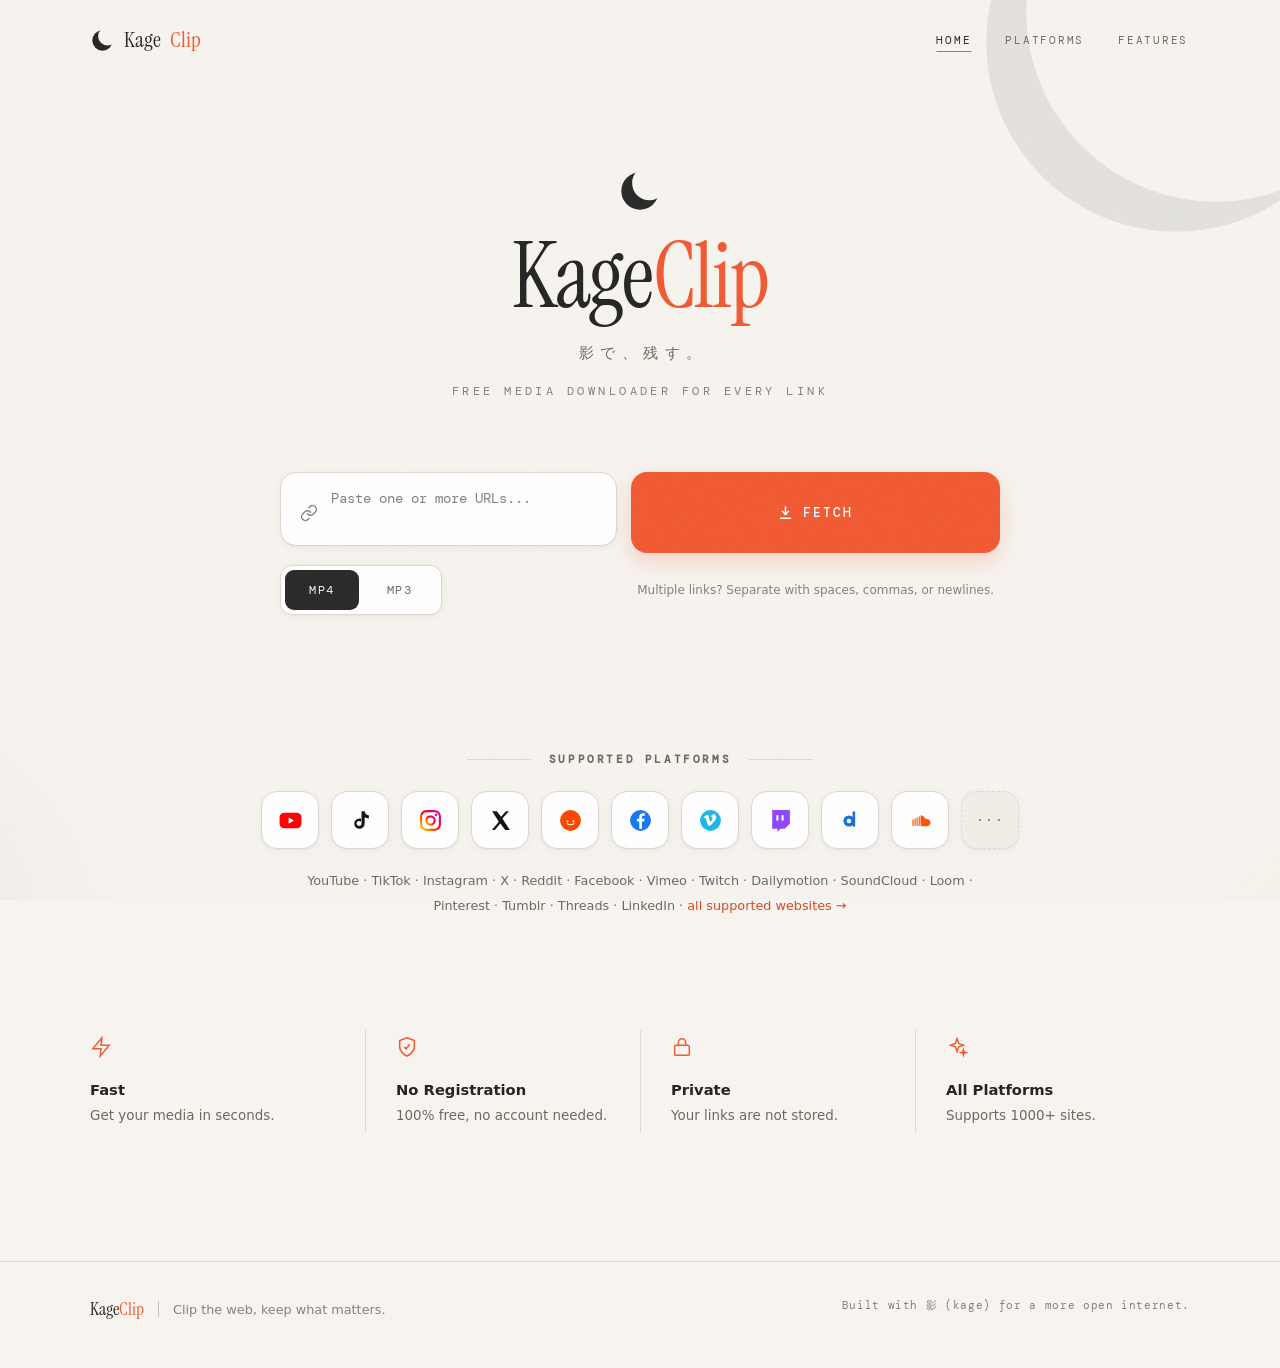
<file: templates/index.html>
<!DOCTYPE html>
<html lang="en">
<head>
  <meta charset="UTF-8">
  <meta name="viewport" content="width=device-width, initial-scale=1.0">
  <title>KageClip — Free Media Downloader</title>
  <meta name="description" content="KageClip — a quiet, self-hosted media downloader. Paste a link, keep what matters.">
  <link rel="icon" href="/static/favicon.svg" type="image/svg+xml">
  <link rel="preconnect" href="https://fonts.googleapis.com">
  <link href="https://fonts.googleapis.com/css2?family=Instrument+Serif:ital@0;1&family=DM+Mono:wght@400;500&display=swap" rel="stylesheet">
  <style>
    :root { --bg:#F7F4EF; --surface:#FFFFFF; --surface-soft:#F1EEE8; --text:#252525; --text-soft:#6E6961; --text-muted:#85817A; --border:#DDD8D0; --border-strong:#C9C3B8; --accent:#F15A32; --accent-dark:#D94825; --accent-soft:rgba(241,90,50,.10); --dark:#292929; --success:#35784A; --error:#C43D3D; --radius-lg:18px; --radius-md:12px; --radius-sm:9px; --shadow-sm:0 1px 2px rgba(37,37,37,.04),0 2px 10px rgba(37,37,37,.04); --shadow-md:0 2px 6px rgba(37,37,37,.05),0 14px 34px rgba(37,37,37,.08); --font-sans:Inter,system-ui,-apple-system,BlinkMacSystemFont,"Segoe UI",sans-serif; --font-serif:'Instrument Serif',Georgia,"Times New Roman",serif; --font-mono:'DM Mono',ui-monospace,"SF Mono",Menlo,Consolas,monospace; --shimmer:linear-gradient(90deg,#EFECE5 25%,#F5F2EC 50%,#EFECE5 75%); --ease:160ms ease; --ivory:#F7F4EF }
    *{margin:0;padding:0;box-sizing:border-box} html{scroll-padding-top:24px} body{font-family:var(--font-sans);background:var(--bg);color:var(--text);min-height:100vh;overflow-x:hidden;-webkit-font-smoothing:antialiased;line-height:1.5} ::selection{background:rgba(241,90,50,.18)} :focus-visible{outline:2px solid var(--accent);outline-offset:2px}
    body::after{content:'';position:fixed;inset:0;opacity:.035;pointer-events:none;background-image:url("data:image/svg+xml,%3Csvg viewBox='0 0 256 256' xmlns='http://www.w3.org/2000/svg'%3E%3Cfilter id='noise'%3E%3CfeTurbulence type='fractalNoise' baseFrequency='.9' numOctaves='4' stitchTiles='stitch'/%3E%3C/filter%3E%3Crect width='100%25' height='100%25' filter='url(%23noise)'/%3E%3C/svg%3E");background-size:128px}
    .bg{position:fixed;inset:0;z-index:-1;pointer-events:none;background:radial-gradient(circle 190px at calc(100% - 64px) 12px,var(--bg) 99.6%,transparent 100%),radial-gradient(circle 190px at calc(100% - 104px) 42px,rgba(41,41,41,.09) 99.6%,transparent 100%),radial-gradient(circle 380px at -130px calc(100% + 40px),rgba(41,41,41,.05) 0%,transparent 68%),radial-gradient(circle 340px at calc(100% + 90px) calc(100% + 110px),rgba(241,90,50,.05) 0%,transparent 66%)}
    .container{width:min(100% - 2rem,1100px);margin-inline:auto}.container-narrow{width:min(100% - 2rem,720px);margin-inline:auto}
    .site-header{padding:22px 0}.header-inner{display:flex;align-items:center;justify-content:space-between;gap:16px}.logo{display:inline-flex;align-items:center;gap:9px;font-family:var(--font-serif);font-size:1.4rem;line-height:1;color:var(--text);text-decoration:none;white-space:nowrap}.logo-mark{width:25px;height:25px}.logo span,.wordmark span,.f-logo span{color:var(--accent)}.site-nav{display:flex;align-items:center;gap:clamp(14px,3vw,30px)}.site-nav a{font-family:var(--font-mono);font-size:.68rem;text-transform:uppercase;letter-spacing:.16em;color:var(--text-soft);text-decoration:none;padding:10px 2px}.site-nav a:hover,.site-nav a.active{color:var(--text);text-decoration:underline;text-decoration-color:var(--accent);text-underline-offset:7px}
    .hero{text-align:center;padding-top:clamp(3rem,8vw,5.5rem)}.hero-mark{display:block;width:46px;height:46px;margin:0 auto 12px;color:var(--dark)}.eyebrow{margin-top:18px;font-family:var(--font-mono);font-size:clamp(.6rem,1.7vw,.72rem);text-transform:uppercase;letter-spacing:.3em;color:var(--text-muted)}.wordmark{margin-top:16px;font-family:var(--font-serif);font-weight:400;font-size:clamp(2.4rem,15vw,4rem);line-height:1.05;letter-spacing:-.02em;color:var(--text)}@media(min-width:1024px){.wordmark{font-size:clamp(3rem,7vw,6rem)}}.jp-sub{margin-top:18px;font-family:var(--font-serif);font-size:.95rem;letter-spacing:.42em;text-indent:.42em;color:var(--text-soft)}
    .downloader{margin-top:clamp(2.75rem,7vw,4.5rem)}.dl-form{display:grid;grid-template-columns:minmax(0,1fr);grid-template-areas:"field" "actions" "pills" "hint";row-gap:12px}.dl-field{grid-area:field;position:relative;min-width:0}.dl-field .field-icon{position:absolute;left:20px;top:50%;transform:translateY(-50%);width:18px;height:18px;color:var(--text-muted);pointer-events:none}.dl-field:focus-within .field-icon{color:var(--accent)}textarea{width:100%;min-height:72px;padding:15px 20px 15px 50px;border:1px solid var(--border);border-radius:16px;background:var(--surface);color:var(--text);font-family:var(--font-mono);font-size:.9rem;line-height:1.45;outline:none;resize:none;box-shadow:var(--shadow-sm);transition:border-color var(--ease),box-shadow var(--ease)}textarea::placeholder{color:var(--text-muted)}textarea:focus{border-color:var(--accent);box-shadow:0 0 0 4px var(--accent-soft),var(--shadow-sm)}.hint{grid-area:hint;font-size:.75rem;color:var(--text-muted);padding-inline:4px}.controls{display:contents}.pill-group{grid-area:pills;display:flex;width:100%;gap:4px;padding:4px;border:1px solid var(--border);border-radius:var(--radius-md);background:var(--surface);box-shadow:var(--shadow-sm)}.pill{flex:1;min-height:44px;padding:0 24px;border:none;border-radius:var(--radius-sm);background:transparent;color:var(--text-soft);font-family:var(--font-mono);font-size:.72rem;letter-spacing:.14em;text-transform:uppercase;cursor:pointer}.pill.active{background:var(--dark);color:var(--ivory)}.pill:not(.active):hover{color:var(--text)}.fetch-btn{grid-area:actions;width:100%;min-height:54px;display:inline-flex;align-items:center;justify-content:center;gap:10px;padding:0 34px;border:none;border-radius:16px;background:var(--accent);color:#fff;font-family:var(--font-mono);font-size:.8rem;font-weight:500;letter-spacing:.16em;text-transform:uppercase;cursor:pointer;box-shadow:0 8px 22px rgba(241,90,50,.22);transition:background-color var(--ease),box-shadow var(--ease),transform var(--ease)}.fetch-btn::before{content:'';width:15px;height:15px;background:currentColor;-webkit-mask:url("data:image/svg+xml,%3Csvg xmlns='http://www.w3.org/2000/svg' viewBox='0 0 24 24' fill='none' stroke='black' stroke-width='2.4' stroke-linecap='round' stroke-linejoin='round'%3E%3Cpath d='M12 3v12'/%3E%3Cpath d='m7 10 5 5 5-5'/%3E%3Cpath d='M4 21h16'/%3E%3C/svg%3E") center/contain no-repeat;mask:url("data:image/svg+xml,%3Csvg xmlns='http://www.w3.org/2000/svg' viewBox='0 0 24 24' fill='none' stroke='black' stroke-width='2.4' stroke-linecap='round' stroke-linejoin='round'%3E%3Cpath d='M12 3v12'/%3E%3Cpath d='m7 10 5 5 5-5'/%3E%3Cpath d='M4 21h16'/%3E%3C/svg%3E") center/contain no-repeat}.fetch-btn:hover{background:var(--accent-dark);box-shadow:0 10px 26px rgba(241,90,50,.28);transform:translateY(-1px)}.fetch-btn:disabled{opacity:.55;cursor:not-allowed;transform:none;box-shadow:none}
    @media(min-width:640px){.dl-form{position:relative;grid-template-columns:minmax(0,1fr) auto;grid-template-areas:"field actions" "pills hint";column-gap:14px}.fetch-btn{width:auto;min-height:72px}.pill-group{width:fit-content;justify-self:start}.pill{flex:none;min-height:40px}.hint{align-self:center;padding-inline:6px}}
    .cards{margin-top:24px;display:grid;gap:12px}.card{display:flex;gap:16px;border:1px solid var(--border);border-radius:var(--radius-lg);background:var(--surface);padding:14px;box-shadow:var(--shadow-sm);animation:slideUp .45s cubic-bezier(.16,1,.3,1)}@keyframes slideUp{from{opacity:0;transform:translateY(12px)}to{opacity:1;transform:none}}.card-thumb{width:132px;height:88px;border-radius:10px;overflow:hidden;background:var(--surface-soft);position:relative;flex-shrink:0}.card-thumb img{width:100%;height:100%;object-fit:cover}.card-thumb .no-thumb{width:100%;height:100%;display:flex;align-items:center;justify-content:center;color:var(--text-muted)}.card-thumb.loading{background:var(--shimmer);background-size:200% 100%;animation:shimmer 1.5s infinite}.skeleton-line{height:12px;border-radius:4px;background:var(--shimmer);background-size:200% 100%;animation:shimmer 1.5s infinite;margin-bottom:6px}.skeleton-line.short{width:40%;height:10px}.skeleton-line.medium{width:75%}@keyframes shimmer{0%{background-position:200% 0}100%{background-position:-200% 0}}.card-body{flex:1;min-width:0;display:flex;flex-direction:column;justify-content:center}.card-title{font-family:var(--font-serif);font-size:1.12rem;line-height:1.35;color:var(--text);overflow:hidden;text-overflow:ellipsis}.card-meta{font-family:var(--font-mono);font-size:.64rem;color:var(--text-muted);letter-spacing:.12em;text-transform:uppercase;margin-bottom:10px}.card-actions{display:flex;gap:8px;align-items:center;flex-wrap:wrap}.card-dl-btn{min-height:40px;padding:0 18px;border:none;border-radius:10px;background:var(--dark);color:var(--ivory);font-family:var(--font-mono);font-size:.68rem;font-weight:500;cursor:pointer;letter-spacing:.12em;text-transform:uppercase}.card-dl-btn.done{background:var(--success);color:#fff}.card-status{font-family:var(--font-mono);font-size:.66rem;color:var(--text-muted);word-break:break-word}.card-status.downloading{color:var(--accent-dark)}.card-status.done{color:var(--success)}.card-status.error{color:var(--error)}.q-chip{min-height:34px;padding:0 12px;border:1px solid var(--border);border-radius:8px;background:var(--surface);color:var(--text-soft);font-family:var(--font-mono);font-size:.64rem;cursor:pointer}.q-chip.active{border-color:var(--accent);color:var(--accent-dark);background:var(--accent-soft)}.card.card-error{border-color:rgba(196,61,61,.25);background:rgba(196,61,61,.03)}.card-error-icon{width:100%;height:100%;display:flex;align-items:center;justify-content:center;color:var(--error)}.card-error-msg{font-size:.76rem;color:var(--error);margin-top:2px}.card-error-url{font-family:var(--font-mono);font-size:.64rem;color:var(--text-muted);word-break:break-all;margin-top:4px}.dl-all-bar{margin-top:4px}.dl-all-btn{width:100%;min-height:52px;border:none;border-radius:14px;background:var(--dark);color:var(--ivory);font-family:var(--font-mono);font-size:.78rem;font-weight:500;cursor:pointer;letter-spacing:.14em;text-transform:uppercase}.dl-all-btn:disabled{opacity:.45}.spin{display:inline-block;width:10px;height:10px;border:2px solid currentColor;border-right-color:transparent;border-radius:50%;animation:spin .6s linear infinite}@keyframes spin{to{transform:rotate(360deg)}}
    .platforms{margin-top:clamp(4.5rem,11vw,7rem);scroll-margin-top:24px}.section-label{display:flex;align-items:center;justify-content:center;gap:18px}.section-label::before,.section-label::after{content:'';width:clamp(28px,6vw,64px);height:1px;background:var(--border)}.section-label .en{font-family:var(--font-mono);font-size:.68rem;text-transform:uppercase;letter-spacing:.24em;color:var(--text-soft);white-space:nowrap}.platform-badges{margin-top:24px;list-style:none;display:flex;flex-wrap:wrap;justify-content:center;gap:12px}.platform-badges li{width:58px;height:58px;display:flex;align-items:center;justify-content:center;background:var(--surface);border:1px solid var(--border);border-radius:16px;box-shadow:var(--shadow-sm);transition:transform var(--ease),border-color var(--ease),box-shadow var(--ease)}.platform-badges li:hover{transform:translateY(-3px);border-color:var(--border-strong);box-shadow:var(--shadow-md)}.platform-badges svg{width:25px;height:25px;display:block}.platform-badges .badge-more{font-family:var(--font-mono);font-size:.8rem;color:var(--text-soft);letter-spacing:.12em;background:var(--surface-soft);border-style:dashed;text-decoration:none}.platform-badges .badge-more a{display:flex;width:100%;height:100%;align-items:center;justify-content:center;color:inherit;text-decoration:none}.platform-names{margin-top:20px;text-align:center;font-size:.8rem;line-height:1.9;color:var(--text-soft);max-width:720px;margin-inline:auto}.platform-names .names-more{color:var(--accent-dark);text-decoration:none}.platform-names .names-more:hover{text-decoration:underline}
    .features{margin-top:clamp(4.5rem,11vw,7rem);scroll-margin-top:24px}.feature-grid{display:grid;grid-template-columns:1fr;gap:28px}@media(min-width:900px){.feature-grid{grid-template-columns:repeat(4,1fr);gap:0}.feature{padding:6px 30px}.feature:first-child{padding-left:0}.feature:last-child{padding-right:0}.feature+.feature{border-left:1px solid var(--border)}}.feature .f-icon{width:22px;height:22px;color:var(--accent)}.feature h3{margin-top:14px;font-size:.92rem;font-weight:600}.feature p{margin-top:5px;font-size:.84rem;line-height:1.55;color:var(--text-soft)}
    .site-footer{margin-top:clamp(5rem,12vw,8rem);border-top:1px solid var(--border);padding:34px 0 46px}.footer-inner{display:flex;flex-direction:column;gap:16px}@media(min-width:640px){.footer-inner{flex-direction:row;align-items:flex-start;justify-content:space-between}}.footer-brand{display:flex;align-items:center;flex-wrap:wrap;gap:14px}.f-logo{font-family:var(--font-serif);font-size:1.1rem;color:var(--text)}.f-divider{width:1px;height:16px;background:var(--border-strong)}.footer-brand p{font-size:.8rem;color:var(--text-muted)}.footer-note{font-family:var(--font-mono);font-size:.68rem;letter-spacing:.06em;color:var(--text-muted);line-height:1.8}@media(max-width:400px){.site-nav a{letter-spacing:.1em}.fetch-btn{padding:0 20px}}@media(max-width:639px){.card{flex-direction:column}.card-thumb{width:100%;height:auto;aspect-ratio:16/9}.site-nav{gap:14px}.site-nav a:nth-child(3){display:none}}@media(prefers-reduced-motion:reduce){.card,.card-thumb.loading,.skeleton-line{animation:none}.card-thumb.loading,.skeleton-line{background:var(--surface-soft)}html{scroll-behavior:auto}}
  </style>
</head>
<body id="top">
<div class="bg" aria-hidden="true"></div>
<header class="site-header"><div class="container header-inner"><a class="logo" href="#top"><svg class="logo-mark" viewBox="0 0 64 64" aria-hidden="true"><circle cx="32" cy="32" r="26" fill="currentColor"/><circle cx="45" cy="21" r="24" fill="var(--bg)"/></svg>Kage<span>Clip</span></a><nav class="site-nav" aria-label="Primary"><a class="active" href="#top">Home</a><a href="#platforms">Platforms</a><a href="#features">Features</a></nav></div></header>
<main>
<section class="hero container"><svg class="hero-mark" viewBox="0 0 64 64" aria-hidden="true"><circle cx="32" cy="32" r="26" fill="currentColor"/><circle cx="45" cy="21" r="24" fill="var(--bg)"/></svg><h1 class="wordmark">Kage<span>Clip</span></h1><p class="jp-sub" lang="ja">影で、残す。</p><p class="eyebrow">Free media downloader for every link</p></section>
<section class="downloader container-narrow" id="downloader" aria-label="Media downloader"><div class="dl-form"><div class="dl-field"><svg class="field-icon" viewBox="0 0 24 24" fill="none" stroke="currentColor" stroke-width="1.8" stroke-linecap="round" stroke-linejoin="round" aria-hidden="true"><path d="M10 13a5 5 0 0 0 7.54.54l3-3a5 5 0 0 0-7.07-7.07l-1.72 1.71"/><path d="M14 11a5 5 0 0 0-7.54-.54l-3 3a5 5 0 0 0 7.07 7.07l1.71-1.71"/></svg><textarea id="urls" placeholder="Paste one or more URLs..." rows="2" aria-label="Video URLs"></textarea></div><p class="hint">Multiple links? Separate with spaces, commas, or newlines.</p><div class="controls"><div class="pill-group" role="group" aria-label="Output format"><button type="button" class="pill active" data-format="video" onclick="setFormat(this)">MP4</button><button type="button" class="pill" data-format="audio" onclick="setFormat(this)">MP3</button></div><button type="button" class="fetch-btn" id="goBtn" onclick="go()">Fetch</button></div></div><div id="cards" class="cards"></div></section>
<section class="platforms container" id="platforms"><h2 class="section-label"><span class="en">Supported Platforms</span></h2><ul class="platform-badges"><li title="YouTube"><svg viewBox="0 0 24 24"><rect x="1.5" y="4.5" width="21" height="15" rx="4.5" fill="#FF0000"/><path d="M10.2 9v6l5.2-3z" fill="#fff"/></svg></li><li title="TikTok"><svg viewBox="0 0 24 24"><path fill="#111" d="M13 3h3c.2 2.1 1.7 3.7 4 4v3c-1.5 0-2.8-.4-4-1.1V15a5 5 0 1 1-5-5c.5 0 1 .1 1.5.2v3.1a2.4 2.4 0 1 0 .5 1.5V3z"/></svg></li><li title="Instagram"><svg viewBox="0 0 24 24"><defs><linearGradient id="ig" x1="0" y1="1" x2="1" y2="0"><stop stop-color="#ffd600"/><stop offset=".5" stop-color="#ff0100"/><stop offset="1" stop-color="#d800b9"/></linearGradient></defs><rect x="3" y="3" width="18" height="18" rx="5" fill="none" stroke="url(#ig)" stroke-width="2"/><circle cx="12" cy="12" r="4" fill="none" stroke="url(#ig)" stroke-width="2"/><circle cx="17.3" cy="6.7" r="1.2" fill="url(#ig)"/></svg></li><li title="X"><svg viewBox="0 0 24 24"><path fill="#111" d="M4 3h4.5l4 5.3L17.2 3H20l-6.2 7.1L21 21h-4.5l-4.6-6.1L6.5 21H3.7l6.7-7.8z"/></svg></li><li title="Reddit"><svg viewBox="0 0 24 24"><circle cx="12" cy="12" r="10" fill="#ff4500"/><circle cx="9.2" cy="12.8" r="1" fill="#fff"/><circle cx="14.8" cy="12.8" r="1" fill="#fff"/><path d="M8.7 15c.9.8 1.9 1.1 3.3 1.1s2.4-.3 3.3-1.1" fill="none" stroke="#fff" stroke-width="1.1" stroke-linecap="round"/></svg></li><li title="Facebook"><svg viewBox="0 0 24 24"><circle cx="12" cy="12" r="10" fill="#1877f2"/><path fill="#fff" d="M13.4 20v-7h2.2l.4-2.7h-2.6V8.8c0-.8.3-1.3 1.4-1.3h1.4V5.2c-.3 0-1-.1-2-.1-2.1 0-3.4 1.3-3.4 3.5v1.7H8.6V13h2.2v7z"/></svg></li><li title="Vimeo"><svg viewBox="0 0 24 24"><circle cx="12" cy="12" r="10" fill="#1ab7ea"/><path fill="#fff" d="M17.8 8.2c-.1 1.4-1 3.1-2.7 5.3-1.7 2.3-3.1 3.5-4.3 3.5-.8 0-1.4-.7-1.8-2.1L8 11.5c-.4-1.5-.8-2.2-1.2-2.2-.2 0-.5.2-1 .6l-.6-.8 1.8-1.6c.8-.7 1.4-1 1.8-1 .9-.1 1.5.6 1.7 1.9.2 1.5.4 2.4.5 2.8.3 1.2.6 1.9.9 1.9.3 0 .7-.5 1.2-1.4.5-1 .8-1.7.8-2.2.1-.8-.2-1.1-.8-1.1-.3 0-.5.1-.9.2.5-1.8 1.6-2.7 3.2-2.6 1.2 0 1.8.8 1.4 2.2z"/></svg></li><li title="Twitch"><svg viewBox="0 0 24 24"><path fill="#9146ff" d="M4 2h17v13l-5 5h-4l-3 3v-3H4z"/><path fill="#fff" d="M8 7h2v5H8zm5 0h2v5h-2z"/></svg></li><li title="Dailymotion"><svg viewBox="0 0 24 24"><circle cx="10.5" cy="12.5" r="5.3" fill="#1671db"/><circle cx="10.5" cy="12.5" r="2.2" fill="#fff"/><rect x="14" y="3" width="2.5" height="15" rx="1.2" fill="#1671db"/></svg></li><li title="SoundCloud"><svg viewBox="0 0 24 24"><path fill="#ff5500" d="M12.8 7c-.4 0-.7.3-.7.7v9c0 .4.3.7.7.7h5.4c1.9 0 3.4-1.5 3.4-3.4s-1.5-3.4-3.4-3.4c-.3 0-.6 0-.9.1C16.2 9.2 14.3 7.5 12.8 7z"/><path fill="#ff5500" d="M10.8 8.5v8.2m-2-7.3v7.3m-2-6.3v6.3m-2-5.3v5.3" stroke="#ff5500" stroke-width="1.1" stroke-linecap="round"/></svg></li><li class="badge-more" title="All supported websites"><a href="/supported" aria-label="All supported websites">···</a></li></ul><p class="platform-names">YouTube · TikTok · Instagram · X · Reddit · Facebook · Vimeo · Twitch · Dailymotion · SoundCloud · Loom · Pinterest · Tumblr · Threads · LinkedIn · <a class="names-more" href="/supported">all supported websites →</a></p></section>
<section class="features container" id="features"><div class="feature-grid"><div class="feature"><svg class="f-icon" viewBox="0 0 24 24" fill="none" stroke="currentColor" stroke-width="1.6"><path d="m13 2-10 12h9l-1 8 10-12h-9z"/></svg><h3>Fast</h3><p>Get your media in seconds.</p></div><div class="feature"><svg class="f-icon" viewBox="0 0 24 24" fill="none" stroke="currentColor" stroke-width="1.6"><path d="M12 22s8-4 8-10V5l-8-3-8 3v7c0 6 8 10 8 10z"/><path d="m9 12 2 2 4-5"/></svg><h3>No Registration</h3><p>100% free, no account needed.</p></div><div class="feature"><svg class="f-icon" viewBox="0 0 24 24" fill="none" stroke="currentColor" stroke-width="1.6"><rect x="4" y="10" width="16" height="11" rx="2"/><path d="M8 10V7a4 4 0 0 1 8 0v3"/></svg><h3>Private</h3><p>Your links are not stored.</p></div><div class="feature"><svg class="f-icon" viewBox="0 0 24 24" fill="none" stroke="currentColor" stroke-width="1.6"><path d="m12 3 1.8 5.2L19 10l-5.2 1.8L12 17l-1.8-5.2L5 10l5.2-1.8z"/><path d="m19 15 .7 2.3L22 18l-2.3.7L19 21l-.7-2.3L16 18l2.3-.7z"/></svg><h3>All Platforms</h3><p>Supports 1000+ sites.</p></div></div></section>
</main>
<footer class="site-footer"><div class="container footer-inner"><div class="footer-brand"><div class="f-logo">Kage<span>Clip</span></div><span class="f-divider" aria-hidden="true"></span><p>Clip the web, keep what matters.</p></div><p class="footer-note">Built with <span lang="ja">影</span> (kage) for a more open internet.</p></div></footer>
<script>
let currentFormat='video',cardData=[];
function setFormat(btn){document.querySelectorAll('.pill').forEach(b=>b.classList.remove('active'));btn.classList.add('active');currentFormat=btn.dataset.format}
function parseUrls(text){return[...new Set(text.split(/[\s,]+/).map(u=>u.trim()).filter(u=>u.startsWith('http')))]}
function fmtDur(s){if(!s)return'';const m=Math.floor(s/60),sec=Math.floor(s%60);return`${m}:${sec.toString().padStart(2,'0')}`}
function esc(s){const d=document.createElement('div');d.textContent=s??'';return d.innerHTML}
function friendlyError(err){if(err.includes('Unsupported URL'))return'This URL is not supported';if(err.includes('Video unavailable'))return'Video is unavailable or private';if(err.includes('Private video'))return'This video is private';if(err.includes('HTTP Error 403'))return'Access denied by the platform';if(err.includes('HTTP Error 404'))return'Video not found';if(err.includes('copyright'))return'Video blocked due to copyright';if(err.includes('geo'))return'Video not available in your region';if(err.includes('timed out')||err.includes('Timed out'))return'Request timed out — try again';if(err.includes('network')||err.includes('Network'))return'Network error — check your connection';return err.length>80?err.slice(0,80)+'...':err}
document.getElementById('urls').addEventListener('keydown',e=>{if(e.key==='Enter'&&!e.shiftKey){e.preventDefault();go()}});
async function go(){const urls=parseUrls(document.getElementById('urls').value);if(!urls.length)return;const btn=document.getElementById('goBtn'),container=document.getElementById('cards');btn.disabled=true;btn.textContent='Loading...';container.innerHTML='';cardData=[];for(let i=0;i<urls.length;i++){if(urls[i].includes('list=')){const res=await fetch('/api/playlist',{method:'POST',headers:{'Content-Type':'application/json'},body:JSON.stringify({url:urls[i]})}),data=await res.json();if(data.urls)urls.splice(i,1,...data.urls)}}for(let i=0;i<urls.length;i++){const url=urls[i],idx=cardData.length;cardData.push({url,status:'loading'});renderCard(idx);try{const res=await fetch('/api/info',{method:'POST',headers:{'Content-Type':'application/json'},body:JSON.stringify({url})}),data=await res.json();cardData[idx]=data.error?{...cardData[idx],status:'info-error',error:data.error}:{...cardData[idx],status:'ready',title:data.title||'',thumbnail:data.thumbnail||'',duration:data.duration,uploader:data.uploader||'',formats:data.formats||[],selectedFormatId:data.formats?.[0]?.id||null}}catch(err){cardData[idx]={...cardData[idx],status:'info-error',error:err.message}}renderCard(idx)}if(cardData.filter(c=>c.status==='ready').length>1)renderDownloadAll();btn.disabled=false;btn.textContent='Fetch'}
function renderCard(idx){const c=cardData[idx];let el=document.getElementById(`card-${idx}`);if(!el){el=document.createElement('div');el.id=`card-${idx}`;el.className='card';document.getElementById('cards').appendChild(el)}if(c.status==='loading'){el.innerHTML='<div class="card-thumb loading"></div><div class="card-body"><div class="skeleton-line medium"></div><div class="skeleton-line short"></div></div>';return}if(c.status==='info-error'){el.className='card card-error';el.innerHTML=`<div class="card-thumb"><div class="card-error-icon"><svg viewBox="0 0 24 24" fill="none" stroke="currentColor" stroke-width="2" stroke-linecap="round"><circle cx="12" cy="12" r="10"/><line x1="15" y1="9" x2="9" y2="15"/><line x1="9" y1="9" x2="15" y2="15"/></svg></div></div><div class="card-body"><div class="card-title" style="color:var(--error)">Could not fetch video</div><div class="card-error-msg">${esc(friendlyError(c.error||''))}</div><div class="card-error-url">${esc(c.url)}</div></div>`;return}el.className='card';const isAudio=currentFormat==='audio';let thumbHtml;if(isAudio){thumbHtml='<div class="no-thumb" style="color:var(--accent)"><svg viewBox="0 0 24 24" fill="currentColor"><polygon points="5 3 19 12 5 21 5 3"/></svg></div>'}else if(c.thumbnail){thumbHtml=`<img src="${c.thumbnail}" alt="">`}else{thumbHtml='<div class="no-thumb">▧</div>'}let qualityChips='';if(!isAudio&&c.formats&&c.formats.length>1)qualityChips=c.formats.map(f=>`<button class="q-chip${f.id===c.selectedFormatId?' active':''}" onclick="pickFormat(${idx},'${f.id}')">${esc(f.label)}</button>`).join('');let actionHtml='';if(c.status==='ready')actionHtml=`<button class="card-dl-btn" onclick="dlCard(${idx})">Download</button>${qualityChips}`;else if(c.status==='downloading')actionHtml='<span class="card-status downloading"><span class="spin"></span> Downloading...</span>';else if(c.status==='done')actionHtml=`<button class="card-dl-btn done" onclick="saveCard(${idx})">Save</button><span class="card-status done">${esc(c.filename||'')}</span>`;else actionHtml=`<button class="card-dl-btn" onclick="dlCard(${idx})">Retry</button><span class="card-status error">${esc(friendlyError(c.error||'Download failed'))}</span>`;el.innerHTML=`<div class="card-thumb">${thumbHtml}</div><div class="card-body"><div class="card-title">${esc(c.title||'Untitled')}</div><div class="card-meta">${esc(c.uploader)}${c.duration?' · '+fmtDur(c.duration):''}</div><div class="card-actions">${actionHtml}</div></div>`}
function renderDownloadAll(){const existing=document.getElementById('dl-all-bar');if(existing)existing.remove();const bar=document.createElement('div');bar.id='dl-all-bar';bar.className='dl-all-bar';bar.innerHTML='<button class="dl-all-btn" onclick="dlAll()">Download All</button>';document.getElementById('cards').appendChild(bar)}
function pickFormat(idx,formatId){cardData[idx].selectedFormatId=formatId;renderCard(idx)}
async function dlCard(idx){const c=cardData[idx];c.status='downloading';c.error=null;renderCard(idx);try{const res=await fetch('/api/download',{method:'POST',headers:{'Content-Type':'application/json'},body:JSON.stringify({url:c.url,format:currentFormat,format_id:c.selectedFormatId,title:c.title||''})}),data=await res.json();if(data.error){c.status='error';c.error=data.error;renderCard(idx);return}c.jobId=data.job_id;pollCard(idx)}catch(err){c.status='error';c.error=err.message;renderCard(idx)}}
function pollCard(idx){const c=cardData[idx],iv=setInterval(async()=>{try{const res=await fetch(`/api/status/${c.jobId}`),data=await res.json();if(data.status==='done'){clearInterval(iv);c.status='done';c.filename=data.filename;renderCard(idx);saveCard(idx)}else if(data.status==='error'){clearInterval(iv);c.status='error';c.error=data.error;renderCard(idx)}}catch{clearInterval(iv);c.status='error';c.error='Lost connection to server';renderCard(idx)}},1000)}
function saveCard(idx){const c=cardData[idx];if(!c.jobId)return;const a=document.createElement('a');a.href=`/api/file/${c.jobId}`;a.download=c.filename||'';a.click()}
async function dlAll(){const btn=document.querySelector('.dl-all-btn');if(btn){btn.disabled=true;btn.textContent='Downloading...'}for(let i=0;i<cardData.length;i++)if(cardData[i].status==='ready')await dlCard(i);if(btn){btn.disabled=false;btn.textContent='Download All'}}
</script>
</body>
</html>
</file>
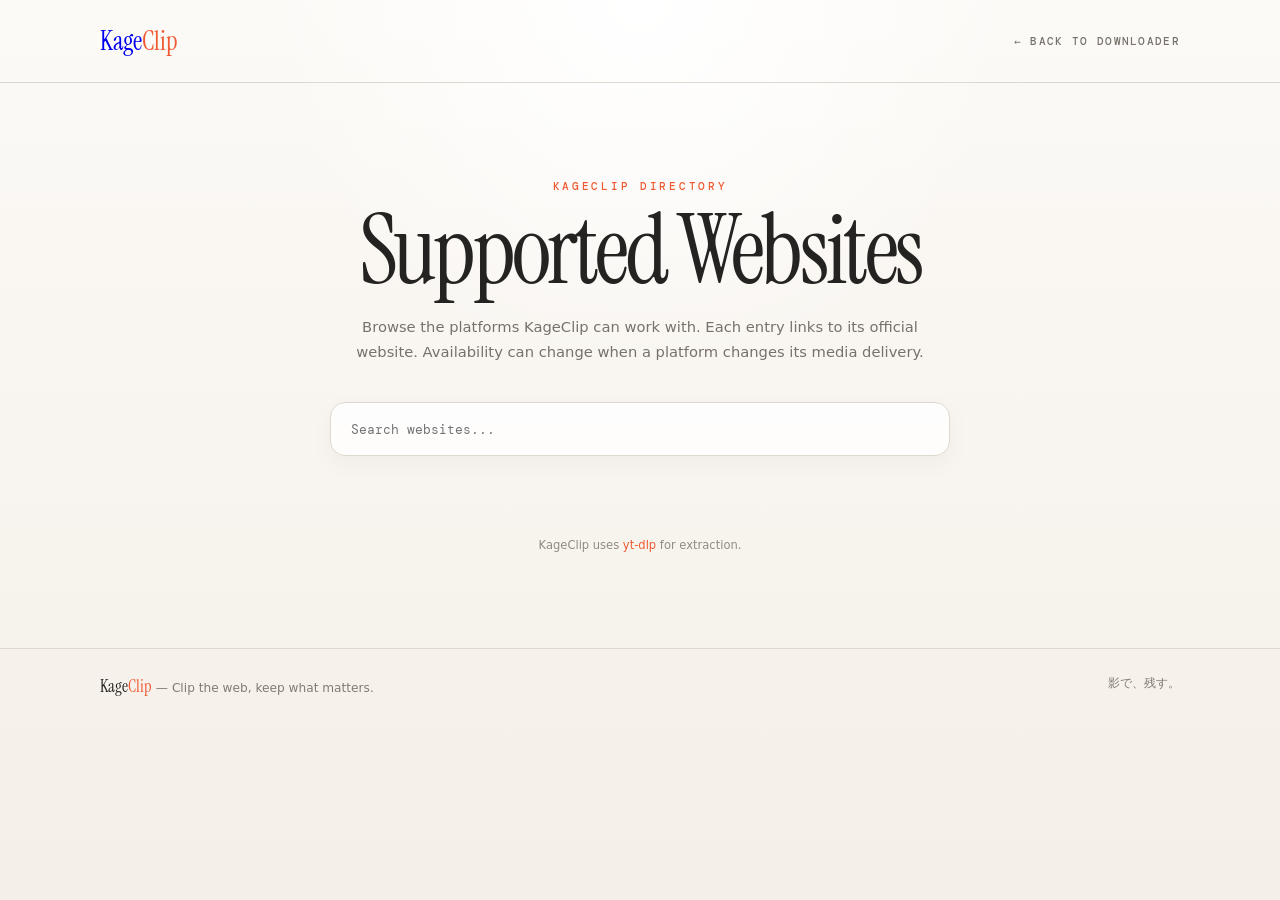
<file: templates/supported.html>
<!DOCTYPE html>
<html lang="en">
<head>
<meta charset="UTF-8"><meta name="viewport" content="width=device-width,initial-scale=1">
<title>Supported Websites — KageClip</title><meta name="description" content="Websites supported by KageClip.">
<link rel="icon" href="/static/favicon.svg" type="image/svg+xml">
<link rel="preconnect" href="https://fonts.googleapis.com"><link href="https://fonts.googleapis.com/css2?family=DM+Mono:wght@400;500&family=Instrument+Serif:ital@0;1&display=swap" rel="stylesheet">
<style>
:root{--bg:#faf7f2;--surface:#fffdfa;--ink:#252321;--muted:#77716a;--line:#ded8cf;--orange:#ef5a32;--soft:#f1ece5;--serif:"Instrument Serif",Georgia,serif;--mono:"DM Mono",ui-monospace,monospace;--sans:Inter,system-ui,-apple-system,"Segoe UI",sans-serif}*{box-sizing:border-box;margin:0;padding:0}body{min-height:100vh;background:radial-gradient(circle at 50% 0,#fff 0,transparent 34%),linear-gradient(180deg,#fcfaf7,#f4efe7);color:var(--ink);font-family:var(--sans);overflow-x:hidden}.container{width:min(1080px,calc(100% - 36px));margin:auto}header{padding:24px 0;border-bottom:1px solid var(--line)}.nav{display:flex;align-items:center;justify-content:space-between;gap:18px}.logo{font:400 1.65rem var(--serif);text-decoration:none}.logo span{color:var(--orange)}.back{font:500 .68rem var(--mono);letter-spacing:.12em;text-transform:uppercase;text-decoration:none;color:var(--muted)}.back:hover{color:var(--ink)}main{padding:clamp(3.5rem,8vw,6rem) 0}.eyebrow{text-align:center;font:500 .68rem var(--mono);letter-spacing:.25em;text-transform:uppercase;color:var(--orange)}h1{text-align:center;margin-top:12px;font:400 clamp(3.5rem,9vw,6rem)/.95 var(--serif);letter-spacing:-.04em}.intro{max-width:620px;margin:18px auto 0;text-align:center;color:var(--muted);font-size:.92rem;line-height:1.7}.search{max-width:620px;margin:38px auto 0}.search input{width:100%;height:54px;border:1px solid var(--line);border-radius:15px;background:rgba(255,255,255,.85);padding:0 20px;color:var(--ink);font:.8rem var(--mono);outline:none;box-shadow:0 8px 25px rgba(40,35,30,.04)}.search input:focus{border-color:var(--orange);box-shadow:0 0 0 4px rgba(239,90,50,.08)}.count{text-align:center;margin-top:12px;color:#918b83;font:.62rem var(--mono);letter-spacing:.08em}.groups{margin-top:54px;display:grid;grid-template-columns:repeat(2,minmax(0,1fr));gap:18px}.group{padding:22px;border:1px solid var(--line);border-radius:18px;background:rgba(255,255,255,.72);box-shadow:0 6px 25px rgba(40,35,30,.04)}.group h2{font:400 1.45rem var(--serif);margin-bottom:16px}.sites{display:grid;grid-template-columns:repeat(2,minmax(0,1fr));gap:8px}.site{display:flex;align-items:center;gap:10px;min-width:0;padding:11px 12px;border:1px solid #e4dfd7;border-radius:11px;background:#fff;text-decoration:none;transition:.16s ease}.site:hover{transform:translateY(-1px);border-color:#cfc7bc;box-shadow:0 6px 18px rgba(40,35,30,.06)}.badge{width:30px;height:30px;flex:0 0 30px;border-radius:8px;display:grid;place-items:center;color:#fff;font-size:.7rem;font-weight:700}.site strong{font-size:.78rem;font-weight:600;white-space:nowrap;overflow:hidden;text-overflow:ellipsis}.site small{display:block;color:#918a82;font:.58rem var(--mono);margin-top:2px}.empty{display:none;text-align:center;color:var(--muted);padding:40px}.note{margin-top:28px;text-align:center;color:#918b83;font-size:.72rem}.note a{color:var(--orange);text-decoration:none}footer{padding:26px 0 42px;border-top:1px solid var(--line);color:#817b73;font-size:.76rem}.footer{display:flex;justify-content:space-between;gap:20px}.fbrand{font:400 1.05rem var(--serif);color:var(--ink)}.fbrand span{color:var(--orange)}@media(max-width:720px){.groups{grid-template-columns:1fr}.sites{grid-template-columns:1fr}.footer{flex-direction:column}.container{width:min(100% - 28px,1080px)}}
</style></head>
<body><header><div class="container nav"><a class="logo" href="/">Kage<span>Clip</span></a><a class="back" href="/">← Back to downloader</a></div></header><main><div class="container"><p class="eyebrow">KageClip directory</p><h1>Supported Websites</h1><p class="intro">Browse the platforms KageClip can work with. Each entry links to its official website. Availability can change when a platform changes its media delivery.</p><div class="search"><input id="search" type="search" placeholder="Search websites..." aria-label="Search supported websites"></div><div id="count" class="count"></div><div id="groups" class="groups"></div><div id="empty" class="empty">No matching websites.</div><p class="note">KageClip uses <a href="https://github.com/yt-dlp/yt-dlp" target="_blank" rel="noopener">yt-dlp</a> for extraction.</p></div></main><footer><div class="container footer"><div><span class="fbrand">Kage<span>Clip</span></span> — Clip the web, keep what matters.</div><div>影で、残す。</div></div></footer>
<script>
const sites={{ sites|tojson }};
const groups=[['Video & Social',['YouTube','TikTok','Instagram','X / Twitter','Facebook','Reddit','Vimeo','Twitch','Dailymotion','Loom']],['Publishing & Creative',['Pinterest','Tumblr','Threads','LinkedIn','Bilibili','VK','Rumble','Streamable','Kick']],['Music & Audio',['SoundCloud','Bandcamp','Audiomack','Mixcloud']],['More Platforms',['9GAG','Imgur','Archive.org','OK.ru','Bitchute','Rutube','Coub','Vidyard']]];
const root=document.getElementById('groups'),input=document.getElementById('search'),count=document.getElementById('count'),empty=document.getElementById('empty');
function esc(s){const d=document.createElement('div');d.textContent=s;return d.innerHTML}
function render(){const q=input.value.toLowerCase().trim();root.innerHTML='';let shown=0;for(const [title,names] of groups){const matches=names.map(n=>sites.find(s=>s.name===n)).filter(Boolean).filter(s=>!q||s.name.toLowerCase().includes(q)||s.category.toLowerCase().includes(q));if(!matches.length)continue;shown+=matches.length;const box=document.createElement('section');box.className='group';box.innerHTML=`<h2>${esc(title)}</h2><div class="sites">${matches.map(s=>`<a class="site" href="${esc(s.url)}" target="_blank" rel="noopener"><span class="badge" style="background:${esc(s.color)}">${esc(s.short)}</span><span><strong>${esc(s.name)}</strong><small>${esc(s.domain)}</small></span></a>`).join('')}</div>`;root.appendChild(box)}count.textContent=`${shown} listed platforms`;empty.style.display=shown?'none':'block'}
input.addEventListener('input',render);render();
</script></body></html>
</file>
